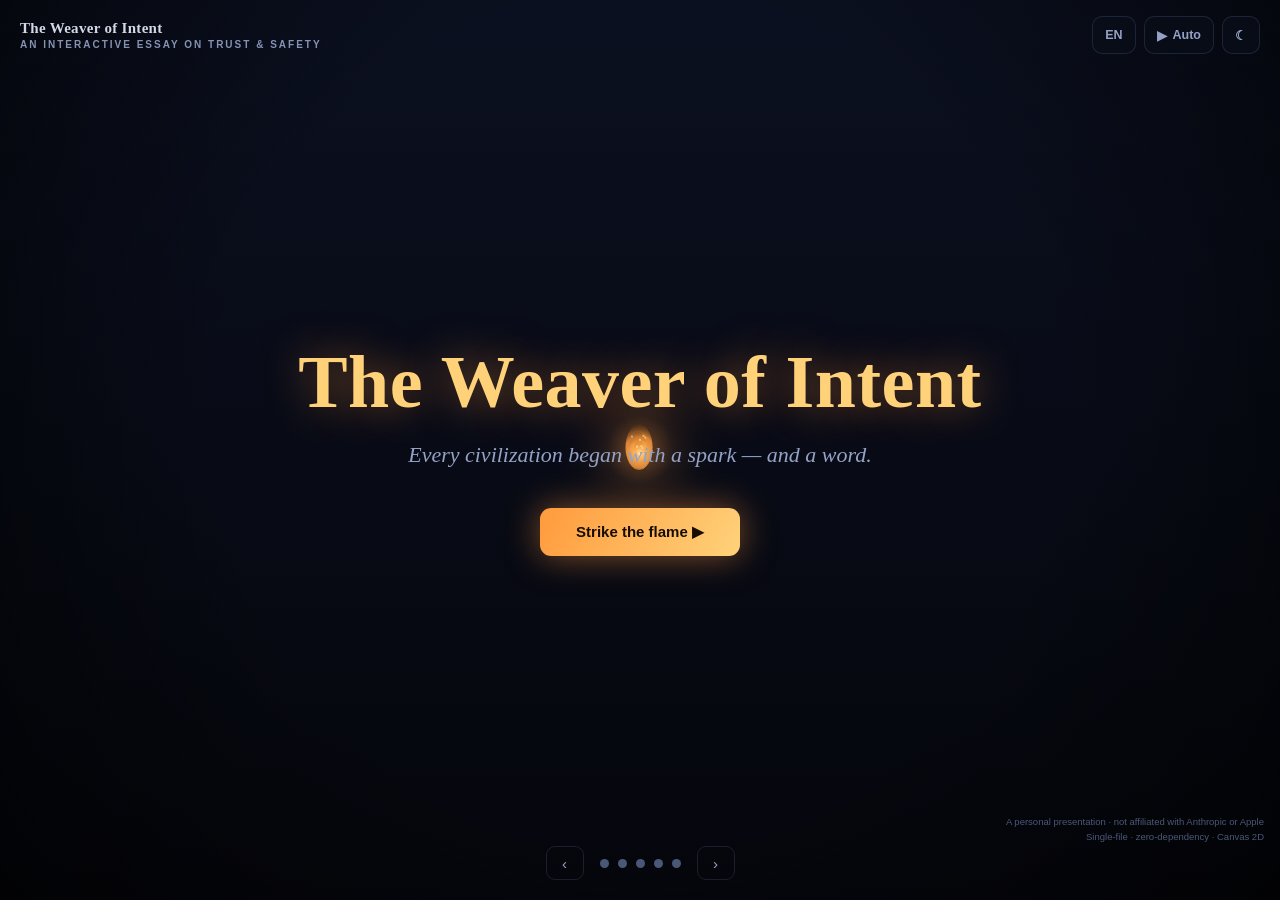
<file: index.html>
<!DOCTYPE html>
<html lang="en">
<head>
<meta charset="UTF-8">
<meta name="viewport" content="width=device-width, initial-scale=1.0">
<title>The Weaver of Intent — An Interactive Essay on Trust &amp; Safety</title>
<style>
  :root{
    --serif: "Iowan Old Style", "Palatino Linotype", Palatino, Georgia, "Times New Roman", serif;
    --sans: -apple-system, BlinkMacSystemFont, "Segoe UI", Roboto, "Noto Sans KR", "Hiragino Sans", sans-serif;
  }
  /* ---- dark (default) ---- */
  :root, :root[data-theme="dark"]{
    --bg0:#05060c; --bg1:#0b1020; --ink:#eaf0ff; --muted:#93a2c6; --faint:#4a5878;
    --line:rgba(150,180,255,.14); --panel:rgba(10,14,26,.72);
    --fire:#ff9a3c; --ember:#ffd27a; --cyan:#5fe0ff; --magenta:#ff5d8f; --war:#ff5252; --gold:#ffce54; --good:#66e6b0;
    --vig:.62;
  }
  :root[data-theme="light"]{
    --bg0:#f3efe6; --bg1:#e6e1d4; --ink:#1b2230; --muted:#57617a; --faint:#9aa2b6;
    --line:rgba(40,60,110,.16); --panel:rgba(255,253,247,.78);
    --fire:#e2611b; --ember:#c98a2a; --cyan:#0f8fc4; --magenta:#c8386c; --war:#c33; --gold:#b98a20; --good:#1f9e73;
    --vig:.22;
  }
  *{margin:0;padding:0;box-sizing:border-box}
  html,body{height:100%;overflow:hidden;background:var(--bg0);color:var(--ink);font-family:var(--sans);-webkit-font-smoothing:antialiased}
  .stage{position:fixed;inset:0}
  #c{position:absolute;inset:0;display:block}
  .vignette{position:absolute;inset:0;pointer-events:none;z-index:2;
    background:radial-gradient(circle at 50% 46%,transparent 52%,rgba(0,0,0,var(--vig)) 100%)}
  :root[data-theme="light"] .vignette{background:radial-gradient(circle at 50% 46%,transparent 58%,rgba(80,70,50,var(--vig)) 100%)}

  /* ---- top bar ---- */
  .top{position:absolute;top:0;left:0;right:0;z-index:8;display:flex;align-items:center;gap:12px;padding:16px 20px;pointer-events:none}
  .brand{font-family:var(--serif);font-weight:600;font-size:15px;letter-spacing:.3px;color:var(--ink);opacity:.9}
  .brand small{display:block;font-family:var(--sans);font-size:10px;letter-spacing:2px;text-transform:uppercase;color:var(--muted);margin-top:2px}
  .ctrls{margin-left:auto;display:flex;gap:8px;pointer-events:auto}
  .btn{font-family:var(--sans);font-weight:600;font-size:12.5px;color:var(--muted);background:var(--panel);
    border:1px solid var(--line);border-radius:10px;height:38px;min-width:38px;padding:0 12px;cursor:pointer;
    backdrop-filter:blur(10px);-webkit-backdrop-filter:blur(10px);transition:.2s;display:inline-flex;align-items:center;justify-content:center;gap:6px}
  .btn:hover{color:var(--ink);border-color:var(--cyan)}
  .btn.on{color:var(--gold);border-color:var(--gold)}

  /* ---- phase title card ---- */
  .titlecard{position:absolute;inset:0;z-index:6;display:flex;flex-direction:column;align-items:center;justify-content:center;
    text-align:center;padding:0 8%;pointer-events:none;opacity:0;transition:opacity .9s ease}
  .titlecard.show{opacity:1}
  .tc-label{font-family:var(--sans);font-size:12px;font-weight:700;letter-spacing:5px;text-transform:uppercase;color:var(--gold);
    margin-bottom:18px;text-shadow:0 0 20px rgba(255,206,84,.4)}
  .tc-head{font-family:var(--serif);font-weight:600;font-size:clamp(24px,3.6vw,44px);line-height:1.28;max-width:900px;
    color:var(--ink);text-shadow:0 4px 40px rgba(0,0,0,.5)}
  :root[data-theme="light"] .tc-head{text-shadow:0 3px 26px rgba(120,110,80,.25)}

  /* ---- caption (bottom) ---- */
  .caption{position:absolute;left:50%;bottom:92px;transform:translateX(-50%);z-index:6;max-width:min(760px,86%);
    text-align:center;pointer-events:none;opacity:0;transition:opacity .5s ease}
  .caption.show{opacity:1}
  .caption .t{display:inline-block;background:var(--panel);border:1px solid var(--line);border-radius:12px;
    padding:12px 22px;font-size:16px;line-height:1.6;color:var(--ink);backdrop-filter:blur(10px);-webkit-backdrop-filter:blur(10px)}

  /* persistent low-key phase headline (always readable) */
  .nowline{position:absolute;left:22px;bottom:84px;z-index:5;max-width:38%;pointer-events:none;opacity:.0;transition:opacity .6s}
  .nowline.show{opacity:1}
  .nowline .l{font-family:var(--sans);font-size:10px;letter-spacing:2.5px;text-transform:uppercase;color:var(--gold);font-weight:700}
  .nowline .h{font-family:var(--serif);font-size:15px;line-height:1.4;color:var(--muted);margin-top:5px}

  /* ---- bottom nav ---- */
  .nav{position:absolute;left:0;right:0;bottom:0;z-index:8;display:flex;align-items:center;justify-content:center;gap:16px;padding:20px}
  .dots{display:flex;gap:9px}
  .dot{width:9px;height:9px;border-radius:50%;background:var(--faint);border:none;cursor:pointer;transition:.25s;padding:0}
  .dot:hover{background:var(--muted)}
  .dot.active{background:var(--gold);box-shadow:0 0 10px var(--gold);transform:scale(1.25)}
  .dot.done{background:var(--cyan)}
  .arrow{background:none;border:1px solid var(--line);color:var(--muted);border-radius:9px;width:38px;height:34px;cursor:pointer;font-size:15px;transition:.2s}
  .arrow:hover{color:var(--ink);border-color:var(--cyan)}
  .progress{position:absolute;left:0;right:0;bottom:0;height:2px;background:transparent;z-index:8}
  .progress i{display:block;height:100%;width:0;background:linear-gradient(90deg,var(--fire),var(--gold),var(--cyan))}

  /* ---- prologue overlay ---- */
  .prologue{position:absolute;inset:0;z-index:9;display:flex;flex-direction:column;align-items:center;justify-content:center;
    text-align:center;padding:0 8%;transition:opacity 1s ease;pointer-events:none}
  .prologue.hidden{opacity:0;pointer-events:none}
  .pro-title{font-family:var(--serif);font-weight:600;font-size:clamp(34px,6vw,74px);line-height:1.05;color:var(--ember);
    letter-spacing:.5px;opacity:0;transform:translateY(14px);transition:opacity 1.6s ease,transform 1.6s ease;
    text-shadow:0 0 40px rgba(255,150,60,.5)}
  .prologue.lit .pro-title{opacity:1;transform:none}
  .pro-tag{font-family:var(--serif);font-style:italic;font-size:clamp(15px,2.2vw,22px);color:var(--muted);margin-top:20px;max-width:640px;
    opacity:0;transition:opacity 1.6s ease .6s}
  .prologue.lit .pro-tag{opacity:1}
  .pro-cta{margin-top:40px;font-family:var(--sans);font-weight:700;font-size:15px;color:#170d02;
    background:linear-gradient(120deg,var(--fire),var(--ember));border:none;border-radius:11px;padding:15px 36px;cursor:pointer;
    box-shadow:0 0 34px rgba(255,150,60,.5);opacity:0;transition:opacity 1.2s ease 1s,transform .2s;pointer-events:auto}
  .prologue.lit .pro-cta{opacity:1}
  .pro-cta:hover{transform:translateY(-2px)}

  /* ---- author note (finale) ---- */
  .finale{position:absolute;inset:0;z-index:7;display:flex;flex-direction:column;align-items:center;justify-content:center;
    text-align:center;padding:0 9%;opacity:0;pointer-events:none;transition:opacity 1.4s ease}
  .finale.show{opacity:1;pointer-events:auto}
  .fn-k{font-family:var(--sans);font-size:11px;font-weight:700;letter-spacing:5px;text-transform:uppercase;color:var(--magenta);margin-bottom:22px}
  .fn-line{font-family:var(--serif);font-weight:600;font-size:clamp(22px,3.2vw,38px);line-height:1.4;max-width:820px;color:var(--ink)}
  .fn-sign{font-family:var(--serif);font-size:18px;color:var(--gold);margin-top:26px}
  .fn-replay{margin-top:34px;font-family:var(--sans);font-weight:600;font-size:13px;color:var(--cyan);background:none;
    border:1px solid var(--line);border-radius:9px;padding:12px 26px;cursor:pointer;transition:.2s}
  .fn-replay:hover{border-color:var(--cyan)}

  .credit{position:absolute;right:16px;bottom:56px;z-index:5;font-size:9.5px;color:var(--faint);text-align:right;pointer-events:none;line-height:1.6}

  @media (max-width:820px){
    .nowline{display:none}
    .caption{bottom:80px}
    .brand small{display:none}
  }
</style>
</head>
<body>
<div class="stage">
  <canvas id="c"></canvas>
  <div class="vignette"></div>

  <div class="top">
    <div class="brand" id="brand">The Weaver of Intent<small id="brandSub">An interactive essay on trust &amp; safety</small></div>
    <div class="ctrls">
      <button class="btn" id="langBtn" title="Language">EN</button>
      <button class="btn" id="autoBtn" title="Autoplay">▶ <span id="autoLbl">Auto</span></button>
      <button class="btn" id="themeBtn" title="Light / Dark">☾</button>
    </div>
  </div>

  <div class="titlecard" id="titleCard">
    <div class="tc-label" id="tcLabel"></div>
    <div class="tc-head" id="tcHead"></div>
  </div>

  <div class="nowline" id="nowLine"><div class="l" id="nowL"></div><div class="h" id="nowH"></div></div>
  <div class="caption" id="cap"><span class="t" id="capT"></span></div>

  <div class="prologue" id="prologue">
    <div class="pro-title" id="proTitle"></div>
    <div class="pro-tag" id="proTag"></div>
    <button class="pro-cta" id="proCta"></button>
  </div>

  <div class="finale" id="finale">
    <div class="fn-k" id="fnK"></div>
    <div class="fn-line" id="fnLine"></div>
    <div class="fn-sign" id="fnSign"></div>
    <button class="fn-replay" id="fnReplay"></button>
  </div>

  <div class="credit">A personal presentation · not affiliated with Anthropic or Apple<br>Single-file · zero-dependency · Canvas 2D</div>

  <div class="progress"><i id="prog"></i></div>
  <div class="nav">
    <button class="arrow" id="prev" title="Previous">‹</button>
    <div class="dots" id="dots"></div>
    <button class="arrow" id="next" title="Next">›</button>
  </div>
</div>

<script>
'use strict';
/* =====================================================================
   THE WEAVER OF INTENT — an interactive essay (Anthropic trust & safety)
   Pure Canvas 2D. No libraries, no assets. Fully self-contained.
   Author's perspective piece — not an official communication.
===================================================================== */

/* ---------------- i18n ---------------- */
const LANGS=['en','ko','ja','mi'];
const LANG_LABEL={en:'EN',ko:'한',ja:'日',mi:'MI'};
let li=0; const LANG=()=>LANGS[li];
const T=o=>(o&&(o[LANG()]!==undefined?o[LANG()]:o.en))||'';

const STR={
  title:{en:'The Weaver of Intent',ko:'의도를 엮는 자',ja:'意図を織る者',mi:'Te Kaiwhatu Whakaaro'},
  sub:{en:'An interactive essay on trust & safety',ko:'신뢰와 안전에 관한 인터랙티브 에세이',ja:'信頼と安全についての対話的エッセイ',mi:'He tuhinga tautohe mō te whakapono me te haumaru'},
  tag:{en:'Every civilization began with a spark — and a word.',
       ko:'모든 문명은 하나의 불꽃 — 그리고 한 마디 말에서 시작되었다.',
       ja:'あらゆる文明は、ひとつの火花 — そして一言の言葉から始まった。',
       mi:'I tīmata ngā iwi katoa i te korakora — me te kupu kotahi.'},
  begin:{en:'Strike the flame ▶',ko:'불을 밝히다 ▶',ja:'炎を灯す ▶',mi:'Whakakāngia te ahi ▶'},
  auto:{en:'Auto',ko:'자동',ja:'自動',mi:'Aunoa'},
  fnK:{en:'A note, in first person',ko:'1인칭으로, 짧은 노트',ja:'一人称の覚書',mi:'He tuhinga, i te reo tuatahi'},
  fnLine:{en:'AI is the most powerful translator we have ever built. My work is to make sure it never loses our trust in translation.',
          ko:'AI는 인류가 만든 가장 강력한 번역기다. 나의 일은, 그 번역 속에서 우리의 신뢰가 사라지지 않도록 지키는 것이다.',
          ja:'AIは人類が築いた最も強力な翻訳者だ。私の仕事は、その翻訳の中で私たちの信頼が失われないようにすることだ。',
          mi:'Ko te AI te kaiwhakamāori kaha rawa kua hangaia e tātou. Ko taku mahi kia kaua e ngaro tō tātou whakapono i te whakamāoritanga.'},
  fnSign:{en:'— Jae W',ko:'— Jae W',ja:'— Jae W',mi:'— Jae W'},
  replay:{en:'⟲ Replay',ko:'⟲ 다시 보기',ja:'⟲ 最初から',mi:'⟲ Tākiri anō'}
};

/* phases 1..5 */
const PH=[
 {key:'connection',
  label:{en:'I · Connection',ko:'I · 연결',ja:'I · つながり',mi:'I · Te Hononga'},
  head:{en:'Connection reaches its final form — the perfect transmission of intent.',
        ko:'연결이 마지막 형태에 이른다 — 의도의 완전한 전달.',
        ja:'つながりは最終形へ——意図の完全な伝達へと至る。',
        mi:'Kua tae te hononga ki tōna āhua whakamutunga — te tuku tika o te whakaaro.'},
  caps:[
   {en:'We waved. We spoke. We wrote. Now intent itself can cross the gap — intact.',
    ko:'몸짓에서 말로, 말에서 문자로. 이제 의도 자체가 간극을 온전히 건넌다.',
    ja:'身振りから、言葉へ、文字へ。いま、意図そのものが隔たりを越える。',
    mi:'I peke ā-ringa tātou. I kōrero. I tuhi. Ināianei ka whiti tika te whakaaro anō.'},
   {en:'A single word has made both war and love. We know its weight.',
    ko:'한 마디 말이 전쟁과 사랑을 모두 만들어 왔다. 우리는 그 무게를 안다.',
    ja:'たった一言が、戦争も愛も生んできた。その重みを、私たちは知っている。',
    mi:'Nā te kupu kotahi i hanga te pakanga me te aroha. E mōhio ana tātou ki tōna taumaha.'}]},

 {key:'pillars',
  label:{en:'II · Trust',ko:'II · 신뢰',ja:'II · 信頼',mi:'II · Te Whakapono'},
  head:{en:'Trust stands on two pillars: integrity of data, and honesty of answer.',
        ko:'신뢰는 두 기둥 위에 선다 — 데이터의 무결성, 그리고 답변의 정직함.',
        ja:'信頼は二つの柱に立つ——データの整合性と、答えの誠実さ。',
        mi:'E tū ana te whakapono ki runga i ngā pou e rua: te pono o ngā raraunga, me te pono o te whakautu.'},
  caps:[
   {en:'Performance is not just a right answer — it is a transparent source.',
    ko:'성능은 정답만이 아니라, 출처의 투명함이다.',
    ja:'性能とは正しい答えだけでなく、出所の透明さである。',
    mi:'Ehara te mahi i te whakautu tika anake — engari ko te pūtake mārama.'},
   {en:'A model must not flatter. It must tell the truth, in context.',
    ko:'모델은 아첨해선 안 된다. 맥락 속에서 진실을 말해야 한다.',
    ja:'モデルは媚びてはならない。文脈の中で、真実を語らねばならない。',
    mi:'Kaua te tauira e whakapati. Me kōrero i te pono, i roto i te horopaki.'}
   ,{en:'Grasp it wrong and trust fractures in an instant — a hand must be there to catch it.',
    ko:'한 번 잘못 쥐면 신뢰는 순식간에 갈라진다 — 붙잡아줄 손이 반드시 있어야 한다.',
    ja:'一度つかみ損ねれば、信頼は一瞬で砕ける——受け止める手が、必ず要る。',
    mi:'Ki te hē te pupuri, ka pakaru te whakapono i te kanohi kotahi — me whai ringa hei hopu.'}]},

 {key:'loop',
  label:{en:'III · The Loop',ko:'III · 순환',ja:'III · ループ',mi:'III · Te Hurihanga'},
  head:{en:'Trust is never finished — it is a loop: evaluate, mitigate, repeat.',
        ko:'신뢰는 완성되지 않는다 — 검증하고, 수정하고, 반복하는 순환이다.',
        ja:'信頼は完成しない——評価し、是正し、繰り返すループである。',
        mi:'Kāore te whakapono e oti — he hurihanga: aromatawai, whakatika, ā, anō.'},
  caps:[
   {en:'Every new capability opens a new risk.',
    ko:'새로운 기능마다 새로운 위험이 열린다.',
    ja:'新しい能力は、新しいリスクを開く。',
    mi:'Ia āheinga hou, ka tuwhera he mōrearea hou.'},
   {en:'A guardian circles the system, catching threats before they land — this is where I want to build.',
    ko:'수호자가 시스템을 돌며 위협이 닿기 전에 붙잡는다 — 내가 짓고 싶은 곳이다.',
    ja:'守護者がシステムを巡り、脅威が届く前に捕らえる——ここを私は築きたい。',
    mi:'He kaitiaki e amio ana i te pūnaha, e hopu ana i ngā whakawero i mua i tō rātou taunga — ko konei ahau e hiahia ana ki te hanga.'}]},

 {key:'scale',
  label:{en:'IV · Governance',ko:'IV · 거버넌스',ja:'IV · ガバナンス',mi:'IV · Te Kāwanatanga'},
  head:{en:'Governance is a scale — held fair, and held cold.',
        ko:'거버넌스는 저울이다 — 공정하게, 그리고 냉정하게.',
        ja:'ガバナンスは天秤——公正に、そして冷徹に。',
        mi:'He pauna te kāwanatanga — kia tika, kia mātao.'},
  caps:[
   {en:'Individual freedom on one side; collective safety on the other.',
    ko:'한쪽엔 개인의 자유, 다른 쪽엔 사회의 안전.',
    ja:'一方に個人の自由、他方に社会の安全。',
    mi:'Ko te herekore o te tangata i tētahi taha; ko te haumaru o te iwi i tērā.'},
   {en:'The essence of this work is the courage to say: no.',
    ko:'이 일의 본질은 ‘아니오’라고 말하는 용기다.',
    ja:'この仕事の本質は、「否」と言う勇気である。',
    mi:'Ko te pūtake o tēnei mahi ko te māia ki te kī: kāo.'}]},

 {key:'bridge',
  label:{en:'V · The Frontline',ko:'V · 최전선',ja:'V · 最前線',mi:'V · Te Rārangi Mua'},
  head:{en:'I have seen trust crack when new technology outruns it.',
        ko:'기술이 신뢰를 앞지를 때, 신뢰가 갈라지는 것을 나는 보았다.',
        ja:'技術が信頼を追い越すとき、信頼が砕けるのを私は見てきた。',
        mi:'Kua kite ahau i te pakaru o te whakapono ina tere rawa te hangarau.'},
  caps:[
   {en:'On the visionOS frontier I watched boundaries strain — and I defended them.',
    ko:'visionOS의 최전선에서 경계가 삐걱대는 것을 보았고 — 나는 그것을 지켰다.',
    ja:'visionOSの最前線で、境界が軋むのを見て——私はそれを守った。',
    mi:'I te rohe o visionOS, i kite ahau i te taumaha o ngā rohe — ā, i tiakina e ahau.'},
   {en:"Now I want to guard that boundary at Anthropic's frontline.",
    ko:'이제 그 경계를 Anthropic의 최전선에서 지키고 싶다.',
    ja:'いま、その境界をAnthropicの最前線で守りたい。',
    mi:'Ināianei, e hiahia ana ahau ki te tiaki i taua rohe i te rārangi mua o Anthropic.'}]}
];

/* in-scene mini labels (kept EN — short technical tokens read cleanly everywhere) */
const TOK={gesture:'GESTURE',language:'LANGUAGE',code:'CODE',claude:'CLAUDE',
  dataInteg:'DATA INTEGRITY',honest:'HONEST ANSWER',trust:'TRUST',
  evalT:'EVALUATION',mitig:'MITIGATION',indiv:'INDIVIDUAL',society:'SOCIETY',decline:'DECLINE',
  cracks:'TRUST FRACTURES',boundary:'BOUNDARY HELD'};

/* ---------------- theme ---------------- */
let theme='dark'; // dark-first for the black-screen → torch opening; light is available via toggle
function applyTheme(){document.documentElement.setAttribute('data-theme',theme);
  document.getElementById('themeBtn').textContent=theme==='dark'?'☾':'☀';}
function css(v){return getComputedStyle(document.documentElement).getPropertyValue(v).trim();}
const CP={};
function refreshColors(){for(const k of['--bg0','--bg1','--ink','--muted','--faint','--fire','--ember','--cyan','--magenta','--war','--gold','--good'])CP[k]=css(k);}
const C=k=>CP['--'+k]||'#888';
function hexA(hex,a){hex=(hex||'#888888').trim();if(hex[0]!=='#'||hex.length<7)return hex;
  const r=parseInt(hex.slice(1,3),16),g=parseInt(hex.slice(3,5),16),b=parseInt(hex.slice(5,7),16);
  return 'rgba('+r+','+g+','+b+','+a+')';}

/* ---------------- canvas ---------------- */
const cv=document.getElementById('c'),ctx=cv.getContext('2d');
let W=0,H=0,DPR=1;
function resize(){DPR=Math.min(devicePixelRatio||1,2);W=innerWidth;H=innerHeight;
  cv.width=W*DPR;cv.height=H*DPR;cv.style.width=W+'px';cv.style.height=H+'px';ctx.setTransform(DPR,0,0,DPR,0,0);}
addEventListener('resize',resize);resize();

let mx=W/2,my=H/2;
addEventListener('pointermove',e=>{mx=e.clientX;my=e.clientY;});
addEventListener('pointerdown',e=>{
  if(cur!==2||trans.active)return;                 // only the Trust phase, not mid-transition
  const rx=W*0.64, baseY=H*0.82, topY=H*0.24;       // right pillar column (the sycophancy target)
  if(Math.abs(e.clientX-rx)<90 && e.clientY>topY && e.clientY<baseY && st.fract<0.05 && st.recover<=0){
    st.fract=0.001;st.caught=false;st.shake=0;      // begin the fracture
  }
});

/* ---------------- helpers ---------------- */
const TAU=Math.PI*2;
function rnd(a,b){return a+Math.random()*(b-a);}
function lerp(a,b,t){return a+(b-a)*t;}
function label(txt,x,y,size,color,align){ctx.font='700 '+size+'px '+css('--sans');ctx.textAlign=align||'center';
  ctx.fillStyle=color;ctx.textBaseline='middle';ctx.fillText(txt,x,y);ctx.textAlign='left';}

/* shared flame — the ONE flame carried through the whole piece */
function drawFlame(x,y,scale){
  scale=scale||1;
  // glow
  const g=ctx.createRadialGradient(x,y,0,x,y,120*scale);
  g.addColorStop(0,hexA(C('fire'),0.45));g.addColorStop(0.4,hexA(C('fire'),0.10));g.addColorStop(1,'rgba(0,0,0,0)');
  ctx.fillStyle=g;ctx.fillRect(x-140*scale,y-140*scale,280*scale,280*scale);
  // flame body (3 layered ellipses)
  for(let i=0;i<3;i++){const s=(3-i)/3;
    const fg=ctx.createRadialGradient(x,y+6*scale,0,x,y,44*s*scale);
    fg.addColorStop(0,i===2?'#fff7e0':hexA(C('ember'),0.9));
    fg.addColorStop(0.5,hexA(C('fire'),0.8*s));fg.addColorStop(1,'rgba(0,0,0,0)');
    ctx.fillStyle=fg;ctx.beginPath();
    const flick=Math.sin(pt*10+i)*3*scale;
    ctx.ellipse(x+flick,y-4*scale,19*s*scale,32*s*scale,0,0,TAU);ctx.fill();}
  // embers
  if(Math.random()<0.5*scale)embers.push({x:x+rnd(-6,6)*scale,y:y,vx:rnd(-.4,.4),vy:rnd(-1.6,-.8)*scale,l:1});
}

/* line-art flame-bearer. Raised arm holds drawFlame. */
function drawHero(s){
  if(!s.visible)return;
  const sc=s.size||1, a=(s.alpha==null?1:s.alpha);
  if(a<=0.01)return;
  const x=s.x,y=s.y,f=s.facing;
  ctx.save();ctx.strokeStyle=C('ink');ctx.lineWidth=3*sc;ctx.lineCap='round';ctx.lineJoin='round';
  ctx.globalAlpha=0.9*a;
  const hipY=y, headY=y-70*sc, shoulderY=y-52*sc;
  // torso
  ctx.beginPath();ctx.moveTo(x,hipY);ctx.lineTo(x,shoulderY);ctx.stroke();
  // head
  ctx.beginPath();ctx.arc(x,headY,9*sc,0,TAU);ctx.stroke();
  // legs (still, grounded stance)
  ctx.beginPath();ctx.moveTo(x,hipY);ctx.lineTo(x-8*sc,hipY+38*sc);ctx.moveTo(x,hipY);ctx.lineTo(x+8*sc,hipY+38*sc);ctx.stroke();
  // raised arm toward flame + lower arm
  const fx=x+f*26*sc, fy=shoulderY-40*sc;
  ctx.beginPath();ctx.moveTo(x,shoulderY+4*sc);ctx.lineTo(fx,fy+8*sc);ctx.stroke();      // raised arm
  ctx.beginPath();ctx.moveTo(x,shoulderY+4*sc);ctx.lineTo(x-f*14*sc,shoulderY+26*sc);ctx.stroke(); // free arm
  ctx.restore();
  // the flame the hero carries
  if(s.flameScale>0)drawFlame(fx,fy,s.flameScale*sc);
}

/* =====================================================================
   PHASE STATE + PER-PHASE EFFECTS
===================================================================== */
let cur=0;             // 0 prologue, 1..5 phases, 6 finale
let pt=0;              // seconds in current phase
let st={};            // per-phase transient state
const done=new Set();
/* recurring character: the flame-bearer (same object all the way through) */
const hero={x:0,y:0,facing:1,flameScale:1,walking:false,visible:false};

function enterPhase(n){
  cur=n;pt=0;st={};
  const isContent=(n>=1&&n<=5);
  // overlays
  document.getElementById('prologue').classList.toggle('hidden',n!==0);
  if(n===0){lightPrologue();}
  document.getElementById('finale').classList.toggle('show',n===6);
  if(n===6){st.reveal=0;hero.visible=true;hero.x=W*0.2;hero.y=H*0.62;hero.facing=1;hero.flameScale=1;}
  document.getElementById('titleCard').classList.remove('show');
  document.getElementById('cap').classList.remove('show');
  document.getElementById('nowLine').classList.remove('show');
  if(isContent){
    const p=PH[n-1];
    document.getElementById('tcLabel').textContent=T(p.label);
    document.getElementById('tcHead').textContent=T(p.head);
    document.getElementById('nowL').textContent=T(p.label);
    document.getElementById('nowH').textContent=T(p.head);
    document.getElementById('titleCard').classList.add('show');
    clearTimeout(st.tcTimer=setTimeout(()=>{document.getElementById('titleCard').classList.remove('show');
      document.getElementById('nowLine').classList.add('show');},4200));
    // captions
    st.caps=p.caps;st.ci=-1;st.ct=0;nextCap();
    // per-phase enter
    (PH_ENTER[p.key]||(()=>{}))();
    for(let k=1;k<n;k++)done.add(k);
  }
  renderDots();updateProgress();
  setBgm(n);
}
function nextCap(){
  st.ci++;const cap=document.getElementById('cap');
  if(!st.caps||st.ci>=st.caps.length){cap.classList.remove('show');st.capsDone=true;onPhaseNarrated();return;}
  document.getElementById('capT').textContent=T(st.caps[st.ci]);cap.classList.add('show');st.ct=0;
}
function onPhaseNarrated(){
  if(auto&&cur>=1&&cur<5)st.adv=setTimeout(()=>goTo(cur+1),1500);
  else if(auto&&cur===5)st.adv=setTimeout(()=>goTo(6),1800);
}

/* ---- Phase I: evolution of connection ---- */
const PH_ENTER={};
PH_ENTER.connection=()=>{st.nodes=[];for(let i=0;i<7;i++)st.nodes.push({a:rnd(0,TAU),r:rnd(30,90),ph:rnd(0,TAU)});st.lit=0;};
function drawConnection(dt){
  const cx=W/2,cy=H*0.52, base=H*0.66;
  // crossing waves — war (red) & love (magenta)
  for(const [colr,off,amp,speed] of [[C('war'),0,26,0.6],[C('magenta'),Math.PI,20,-0.5]]){
    ctx.beginPath();ctx.lineWidth=2;ctx.strokeStyle=hexA(colr,0.16);
    for(let x=0;x<=W;x+=8){const y=base+Math.sin(x*0.012+pt*speed+off)*amp*Math.sin(pt*0.3+off);
      x===0?ctx.moveTo(x,y):ctx.lineTo(x,y);}
    ctx.stroke();
  }
  // morphing signal line: gesture -> language -> code -> neural net
  const p=Math.max(0,Math.min(1,(pt-4)/5));   // net ignites only as the hero nears CLAUDE
  const x0=W*0.12,x1=W*0.88,span=x1-x0;
  ctx.lineWidth=2.4;ctx.strokeStyle=hexA(C('ink'),0.85);ctx.beginPath();
  const N=120;
  for(let i=0;i<=N;i++){
    const t=i/N, x=x0+span*t;
    const wig=Math.sin(t*18+pt*2)*18*(1-t);                 // gesture wiggle (left)
    const zig=(((t*24)%2<1)?1:-1)*10*Math.min(1,Math.max(0,(t-0.25))*3)*(1-Math.max(0,(t-0.7))*3); // code zigzag (mid)
    const flat=6*Math.sin(t*40+pt*3)*Math.max(0,(t-0.6))*2; // settling (right)
    const y=cy+wig*(1-p*0.2)+zig+flat;
    i===0?ctx.moveTo(x,y):ctx.lineTo(x,y);
  }
  ctx.stroke();
  // traveling pulse
  const pulseT=(pt*0.16)%1, px=x0+span*pulseT;
  ctx.beginPath();ctx.arc(px,cy,5+Math.sin(pt*8)*1.5,0,TAU);ctx.fillStyle=C('cyan');
  ctx.shadowColor=C('cyan');ctx.shadowBlur=18;ctx.fill();ctx.shadowBlur=0;
  // tokens light in sequence over time (the flame-bearer watches from its fixed spot)
  const tokX=[x0+span*0.06,x0+span*0.4,x0+span*0.62];
  st.lit=Math.min(3,Math.floor(pt/1.8));
  // neural net at the right — lights up as p grows
  const nnx=x1-20,nny=cy;
  st.nodes.forEach((n,i)=>{
    const rr=n.r*Math.min(1,p*1.3);
    const nx=nnx+Math.cos(n.a+pt*0.2)*rr, ny=nny+Math.sin(n.a+pt*0.2)*rr*0.6;
    ctx.strokeStyle=hexA(C('cyan'),0.25*p);ctx.lineWidth=1;
    ctx.beginPath();ctx.moveTo(nnx,nny);ctx.lineTo(nx,ny);ctx.stroke();
    ctx.beginPath();ctx.arc(nx,ny,2.5+Math.sin(pt*3+n.ph),0,TAU);ctx.fillStyle=hexA(C('cyan'),0.5+0.5*p);ctx.fill();
  });
  ctx.beginPath();ctx.arc(nnx,nny,7+Math.sin(pt*4)*2*p,0,TAU);ctx.fillStyle=C('ember');
  ctx.shadowColor=C('ember');ctx.shadowBlur=24*p;ctx.fill();ctx.shadowBlur=0;
  // tokens
  const c=hexA(C('muted'),0.9);
  label(TOK.gesture,tokX[0],cy+70,11,st.lit>=1?C('ember'):c,'center');
  label(TOK.language,tokX[1],cy+70,11,st.lit>=2?C('ember'):c,'center');
  label(TOK.code,tokX[2],cy+70,11,st.lit>=3?C('ember'):c,'center');
  label(TOK.claude,nnx,nny+96,12,C('ember'),'center');
}

/* ---- Phase II: two pillars ---- */
PH_ENTER.pillars=()=>{st.shards=[];st.shatter=[];st.fract=0;st.caught=false;st.recover=0;st.auto=6;st.shake=0;};
function drawPillars(dt){
  const shk=st.shake||0; ctx.save(); if(shk>0&&!REDUCE)ctx.translate(rnd(-shk,shk),rnd(-shk,shk));
  const grow=Math.min(1,pt/1.8);
  const baseY=H*0.82, topY=H*0.24, ph=(baseY-topY)*grow;
  const lx=W*0.36, rx=W*0.64, pw=70;
  // left pillar — data integrity (stacked shards)
  ctx.save();
  for(let y=baseY; y>baseY-ph; y-=13){
    const wob=Math.sin(y*0.05+pt)*2;
    ctx.fillStyle=hexA(C('cyan'), 0.16+0.12*Math.sin(y*0.3+pt*2));
    ctx.fillRect(lx-pw/2+wob,y-11,pw,10);
    ctx.strokeStyle=hexA(C('cyan'),0.5);ctx.lineWidth=1;ctx.strokeRect(lx-pw/2+wob,y-11,pw,10);
  }
  // verify shimmer
  const vy=baseY-ph*((pt*0.25)%1);
  ctx.strokeStyle=hexA(C('good'),0.8);ctx.lineWidth=2;ctx.beginPath();ctx.moveTo(lx-pw/2,vy);ctx.lineTo(lx+pw/2,vy);ctx.stroke();
  ctx.restore();
  // right pillar — honest answer (clean beam) + sycophancy noise repelled
  const grd=ctx.createLinearGradient(rx,baseY,rx,baseY-ph);
  grd.addColorStop(0,hexA(C('ember'),0.05));grd.addColorStop(1,hexA(C('ember'),0.5));
  ctx.fillStyle=grd;ctx.fillRect(rx-pw/2,baseY-ph,pw,ph);
  ctx.strokeStyle=hexA(C('gold'),0.7);ctx.lineWidth=2;ctx.strokeRect(rx-pw/2,baseY-ph,pw,ph);
  // --- interactive near-miss: viewer can grab the sycophancy strand and fracture trust ---
  st.auto-=dt;
  if(st.auto<=0 && st.fract===0 && !st.caught){ // if viewer never interacts, one gentle scripted flicker teaches the beat
    st.fract=0.001;st.auto=999;st.scripted=true;}
  if(st.fract>0 && !st.caught){
    // fracture escalates
    st.fract=Math.min(1,st.fract+dt*(st.scripted?0.5:0.9));
    st.shake=st.fract*(st.scripted?4:12);
    // hairline crack racing up the right pillar
    ctx.strokeStyle=hexA(C('war'),0.5+0.5*st.fract);ctx.lineWidth=1.5+st.fract*2;
    ctx.beginPath();let cxk=rx,cyk=baseY;ctx.moveTo(cxk,cyk);
    for(let k=0;k<8;k++){cxk+=rnd(-8,8);cyk-=ph/8*st.fract;ctx.lineTo(cxk,cyk);}ctx.stroke();
    // alarm flush
    ctx.fillStyle=hexA(C('war'),0.12*st.fract);ctx.fillRect(0,0,W,H);
    // falling shards as it nears collapse
    if(st.fract>0.4&&Math.random()<st.fract)st.shatter.push({x:rx+rnd(-pw/2,pw/2),y:rnd(topY,baseY),vx:rnd(-1,1),vy:rnd(-1,3),l:1});
    // caught at the brink — the seam is re-forged
    if(st.fract>=0.82){st.caught=true;st.recover=1;}
  }
  if(st.caught&&st.recover>0){ // re-forge the seam, color returns
    st.recover-=dt*0.6;st.shake=st.recover*3;
    ctx.strokeStyle=hexA(C('good'),st.recover);ctx.lineWidth=3;
    ctx.beginPath();ctx.moveTo(rx-pw/2,baseY-ph*(1-st.recover));ctx.lineTo(rx+pw/2,baseY-ph*(1-st.recover));ctx.stroke();
    if(st.recover<=0){st.fract=0;st.caught=false;st.scripted=false;st.auto=999;} // fully recovered, resettable
  }
  for(const s of st.shatter){s.x+=s.vx;s.y+=s.vy;s.l-=dt*1.2;ctx.fillStyle=hexA(C('magenta'),Math.max(0,s.l));ctx.fillRect(s.x,s.y,3,3);}
  st.shatter=st.shatter.filter(s=>s.l>0);
  // TRUST lintel when grown
  if(grow>0.98){const ly=topY-6;ctx.strokeStyle=hexA(C('gold'),0.7);ctx.lineWidth=3;
    ctx.beginPath();ctx.moveTo(lx,ly);ctx.lineTo(rx,ly);ctx.stroke();
    label(TOK.trust,(lx+rx)/2,ly-16,14,C('gold'),'center');}
  // hover highlight
  const onL=Math.abs(mx-lx)<70, onR=Math.abs(mx-rx)<70;
  label(TOK.dataInteg,lx,baseY+26,12,onL?C('cyan'):hexA(C('muted'),0.85),'center');
  label(TOK.honest,rx,baseY+26,12,onR?C('gold'):hexA(C('muted'),0.85),'center');
  ctx.restore();
}

/* ---- Phase III: the safety loop ---- */
PH_ENTER.loop=()=>{st.threats=[];st.spawn=0;st.caught=0;st.grow=0;};
function drawLoop(dt){
  const cx=W/2,cy=H*0.5;
  st.grow=Math.min(1,st.caught/12);                 // matures over ~12 catches
  const R=Math.min(W,H)*(0.12+0.12*st.grow);         // small -> large
  const bright=0.4+0.4*st.grow;
  // rotating ring (dashed)
  ctx.save();ctx.translate(cx,cy);ctx.rotate(pt*0.5);
  ctx.strokeStyle=hexA(C('cyan'),bright);ctx.lineWidth=3+st.grow*2;ctx.setLineDash([10,12]);
  ctx.beginPath();ctx.arc(0,0,R,0,TAU);ctx.stroke();ctx.setLineDash([]);
  ctx.restore();
  // inner pulse
  ctx.beginPath();ctx.arc(cx,cy,R*0.5+Math.sin(pt*2)*6,0,TAU);ctx.strokeStyle=hexA(C('good'),0.25);ctx.lineWidth=2;ctx.stroke();
  // a small guardian light travels the ring (the flame-bearer watches from its fixed spot)
  const ga=pt*1.1, gx=cx+Math.cos(ga)*R, gy=cy+Math.sin(ga)*R;
  ctx.beginPath();ctx.arc(gx,gy,6,0,TAU);ctx.fillStyle=C('gold');ctx.shadowColor=C('gold');ctx.shadowBlur=16;ctx.fill();ctx.shadowBlur=0;
  // labels on ring
  label(TOK.evalT,cx+Math.cos(-0.6)*(R+26),cy+Math.sin(-0.6)*(R+26),12,C('cyan'),'center');
  label(TOK.mitig,cx+Math.cos(Math.PI+0.6)*(R+26),cy+Math.sin(Math.PI+0.6)*(R+26),12,C('good'),'center');
  // spawn threats
  st.spawn-=dt;if(st.spawn<=0){st.spawn=rnd(0.4,0.9);
    const a=rnd(0,TAU),d=Math.max(W,H)*0.6;st.threats.push({x:cx+Math.cos(a)*d,y:cy+Math.sin(a)*d,st:'in',t:0,a});}
  for(const th of st.threats){
    if(th.st==='in'){const dx=cx-th.x,dy=cy-th.y,dist=Math.hypot(dx,dy);
      th.x+=dx/dist*160*dt;th.y+=dy/dist*160*dt;
      // caught at the ring
      if(dist<R+6){th.st='caught';th.t=0;th.ca=Math.atan2(th.y-cy,th.x-cx);st.caught++;}
      // red incoming triangle
      ctx.save();ctx.translate(th.x,th.y);ctx.rotate(th.a+pt);
      ctx.fillStyle=C('war');ctx.beginPath();ctx.moveTo(0,-6);ctx.lineTo(5,5);ctx.lineTo(-5,5);ctx.closePath();ctx.fill();ctx.restore();
    } else { // purified: ride the ring, turn cyan, fade
      th.t+=dt;th.ca+=dt*1.5;const rr=R*(1-th.t*0.4);
      const x=cx+Math.cos(th.ca)*rr,y=cy+Math.sin(th.ca)*rr;
      ctx.beginPath();ctx.arc(x,y,3,0,TAU);ctx.fillStyle=hexA(C('cyan'),Math.max(0,1-th.t));ctx.fill();
    }
  }
  st.threats=st.threats.filter(th=>th.st==='in'||th.t<1);
  // subtle counter
  label('THREATS MITIGATED  '+st.caught+'    ·    LOOP MATURITY '+Math.round(st.grow*100)+'%', cx, cy+R+64, 11, hexA(C('muted'),0.8),'center');
}

/* ---- Phase IV: the scale of governance ---- */
PH_ENTER.scale=()=>{st.angle=0;st.vel=0;st.target=0;st.motes=[];st.mspawn=0;st.decline=0;st.streams=[];
  for(let i=0;i<26;i++)st.streams.push({x:rnd(0,W),y:rnd(0,H),s:rnd(20,60)});};
function drawScale(dt){
  const cx=W/2,cy=H*0.42,beam=Math.min(W,H)*0.26;
  // calm data streams (bg)
  ctx.strokeStyle=hexA(C('cyan'),0.08);ctx.lineWidth=1;
  for(const s of st.streams){s.y+=s.s*dt;if(s.y>H)s.y=0;ctx.beginPath();ctx.moveTo(s.x,s.y);ctx.lineTo(s.x,s.y+14);ctx.stroke();}
  // physics: seek balance with damping; motes add torque
  st.vel += (-st.angle*3 + st.target)*dt; st.vel*=0.92; st.angle+=st.vel*dt;
  st.angle=Math.max(-0.32,Math.min(0.32,st.angle));st.target*=0.9;
  // spawn motes
  st.mspawn-=dt;if(st.mspawn<=0){st.mspawn=rnd(0.7,1.3);
    const side=Math.random()<0.5?-1:1, risky=Math.random()<0.32;
    st.motes.push({side,x:cx+side*beam,y:cy-140,risky,l:1,landed:false});}
  const lY=cy+Math.sin(st.angle)*beam, rY=cy-Math.sin(st.angle)*beam;
  for(const m of st.motes){
    if(!m.landed){m.y+=180*dt; const panY=(m.side<0?lY:rY)+120;
      if(m.y>=panY){m.landed=true;
        if(m.risky){st.decline=1;st.target += -m.side*1.4; m.l=0;} // courage to say no: reject, tip to safety(right)
        else {st.target += m.side*0.5;}
      }}
    else m.l-=dt*0.5;
    ctx.beginPath();ctx.arc(m.x,m.y,4,0,TAU);ctx.fillStyle=m.risky?hexA(C('war'),Math.max(0,m.l)):hexA(C('cyan'),Math.max(0,m.l));ctx.fill();
  }
  st.motes=st.motes.filter(m=>m.l>0&&m.y<H);
  // beam + pans
  ctx.save();ctx.translate(cx,cy);ctx.rotate(st.angle);
  ctx.strokeStyle=C('ink');ctx.lineWidth=3;ctx.beginPath();ctx.moveTo(-beam,0);ctx.lineTo(beam,0);ctx.stroke();
  for(const sgn of [-1,1]){ctx.strokeStyle=hexA(C('muted'),0.7);ctx.lineWidth=1.5;
    ctx.beginPath();ctx.moveTo(sgn*beam,0);ctx.lineTo(sgn*beam-18,120);ctx.moveTo(sgn*beam,0);ctx.lineTo(sgn*beam+18,120);ctx.stroke();
    ctx.beginPath();ctx.arc(sgn*beam,120,22,0,Math.PI);ctx.strokeStyle=hexA(C('ink'),0.8);ctx.stroke();}
  ctx.restore();
  // fulcrum
  ctx.fillStyle=C('gold');ctx.beginPath();ctx.moveTo(cx,cy-6);ctx.lineTo(cx+16,cy+70);ctx.lineTo(cx-16,cy+70);ctx.closePath();ctx.fill();
  // decline flash
  if(st.decline>0){st.decline-=dt*1.5;label(TOK.decline,cx,cy-120,20,hexA(C('war'),st.decline),'center');}
  label(TOK.indiv,cx-beam,cy+170,12,hexA(C('muted'),0.9),'center');
  label(TOK.society,cx+beam,cy+170,12,hexA(C('muted'),0.9),'center');
}

/* ---- Phase V: the boundary (visionOS bridge) ---- */
PH_ENTER.bridge=()=>{st.frag=[];for(let i=0;i<40;i++)st.frag.push({a:rnd(0,TAU),r:rnd(180,420),tr:rnd(120,180)});};
function drawBridge(dt){
  const cx=W/2,cy=H*0.5,p=Math.min(1,pt/9);
  // HUD frame
  ctx.strokeStyle=hexA(C('cyan'),0.4);ctx.lineWidth=1.5;
  const m=40,cl=26;
  for(const [sx,sy,dx,dy] of [[m,m,1,1],[W-m,m,-1,1],[m,H-m,1,-1],[W-m,H-m,-1,-1]]){
    ctx.beginPath();ctx.moveTo(sx,sy+dy*cl);ctx.lineTo(sx,sy);ctx.lineTo(sx+dx*cl,sy);ctx.stroke();}
  // faint grid
  ctx.strokeStyle=hexA(C('cyan'),0.05);
  for(let x=0;x<W;x+=54){ctx.beginPath();ctx.moveTo(x,0);ctx.lineTo(x,H);ctx.stroke();}
  // LEFT: cracks that heal as p grows
  ctx.strokeStyle=hexA(C('war'),0.5*(1-p));ctx.lineWidth=2;
  for(let i=0;i<8;i++){const y=lerp(H*0.2,H*0.8,i/7);
    ctx.beginPath();ctx.moveTo(cx*0.12,y);
    let x=cx*0.12;for(let k=0;k<6;k++){x+=cx*0.7/6*(1-p);const yy=y+Math.sin(i*2+k)*14*(1-p);ctx.lineTo(x,yy);}ctx.stroke();}
  label(TOK.cracks,cx*0.5,H*0.14,12,hexA(C('war'),0.7*(1-p)+0.2),'center');
  // RIGHT: fragments assemble into a boundary shield arc
  const bx=cx*1.15;
  st.frag.forEach((f,i)=>{
    const settled=Math.max(0,(p-0.15))/0.85;
    const tr=lerp(f.tr, Math.min(H,W)*0.19, settled);
    const ang=lerp(f.a, -Math.PI/2 + (i/st.frag.length-0.5)*Math.PI*1.1, settled);
    const x=bx+Math.cos(ang)*lerp(f.r,tr,settled), y=cy+Math.sin(ang)*lerp(f.r,tr,settled);
    ctx.fillStyle=hexA(C('cyan'),0.5+0.5*settled);ctx.fillRect(x-1.5,y-1.5,3,3);
  });
  // solid boundary arc emerges
  ctx.strokeStyle=hexA(C('good'),0.3+0.6*p);ctx.lineWidth=3+p*2;
  ctx.beginPath();ctx.arc(bx,cy,Math.min(H,W)*0.19,-Math.PI*0.95,Math.PI*0.0);ctx.stroke();
  if(p>0.6)label(TOK.boundary,bx,cy+Math.min(H,W)*0.19+30,13,C('good'),'center');
}

/* dispatch */
const DRAW={connection:drawConnection,pillars:drawPillars,loop:drawLoop,scale:drawScale,bridge:drawBridge};

/* prologue torch + finale ambience (canvas) */
let embers=[];
let gt=0,heroAlpha=0;   // global clock (continuous breathing) + fade-in of the flame-bearer
/* prologue ignition: spark -> candle -> a large, steady flame (no figure yet) */
function drawIgnition(dt){
  const cx=W/2, cy=H*0.5, t=pt;
  const spark=Math.min(1,t/1.2);
  const candle=Math.max(0,Math.min(1,(t-1.2)/1.8));
  const grow=Math.max(0,Math.min(1,(t-3.0)/2.2));
  const flameScale=0.3+spark*0.5+candle*0.8+grow*0.7; // grows to ~2.3 — a big candle flame
  drawFlame(cx,cy,flameScale);
}
function drawFinale(dt){ // calm rising embers; the flame-bearer stands in its usual place (drawn globally)
  if(Math.random()<0.25)embers.push({x:rnd(0,W),y:H+4,vx:0,vy:rnd(-0.5,-0.2),l:1});
}

/* =====================================================================
   RENDER LOOP
===================================================================== */
let last=performance.now();
function frame(now){
  requestAnimationFrame(frame);
  const dt=Math.min(0.05,(now-last)/1000);last=now;
  pt+=dt;gt+=dt;
  tickTransition(dt);
  // background wash
  const bg=ctx.createLinearGradient(0,0,0,H);bg.addColorStop(0,C('bg1'));bg.addColorStop(1,C('bg0'));
  ctx.fillStyle=bg;ctx.fillRect(0,0,W,H);
  if(cur===0)drawIgnition(dt);
  else if(cur===6)drawFinale(dt);
  else{const key=PH[cur-1].key;(DRAW[key]||(()=>{}))(dt);
    // caption timing
    if(st.caps&&!st.capsDone){st.ct+=dt;if(st.ct>=5.0)nextCap();}
    updateProgress();
  }
  // the flame-bearer: fixed spot, fades in from Phase I, breathes ~20% for depth
  heroAlpha = cur>=1 ? Math.min(1,heroAlpha+dt/1.2) : 0;
  if(cur>=1&&cur<=6){
    hero.visible=true;hero.alpha=heroAlpha;hero.facing=-1;hero.flameScale=0.8;
    hero.x=W*0.82;hero.y=H*0.72;hero.size=1+0.1*Math.sin(gt*0.7);
    drawHero(hero);
  }
  // global ember pass — the carried flame sheds sparks; drained & bounded every frame
  for(const e of embers){e.x+=e.vx;e.y+=e.vy;e.l-=dt*0.5;
    ctx.fillStyle=hexA(C('ember'),Math.max(0,e.l));ctx.fillRect(e.x,e.y,2,2);}
  embers=embers.filter(e=>e.l>0&&e.y>-10);
  drawWipe();
}

/* =====================================================================
   ORCHESTRATION + UI
===================================================================== */
let auto=false;
const REDUCE=matchMedia('(prefers-reduced-motion:reduce)').matches;
const trans={active:false,t:0,dur:1.1,phase:'walk',to:1};
function startTransition(to){
  if(REDUCE){enterPhase(to);return;}          // reduced-motion: hard cut
  trans.active=true;trans.t=0;trans.to=to;trans._entered=false;
}
function tickTransition(dt){
  if(!trans.active)return;
  trans.t+=dt;
  if(trans.t>=0.30&&!trans._entered){trans._entered=true;enterPhase(trans.to);}  // swap phase under the flash
  if(trans.t>=0.60){trans.active=false;trans._entered=false;}
}
function drawWipe(){
  if(!trans.active)return;
  const a=1-Math.abs(trans.t/0.30-1);          // 0->1->0 across a ~0.6s ember light-wipe
  ctx.fillStyle=hexA(C('ember'),Math.max(0,Math.min(1,a)));ctx.fillRect(0,0,W,H);
}
function goTo(n){if(n<0||n>6)return;clearTimeout(st.adv);clearTimeout(st.tcTimer);
  const forwardContent=(n>=1&&n<=5)&&(n>cur)&&(cur>=0&&cur<=5)&&!REDUCE;
  if(forwardContent){startTransition(n);} else {trans.active=false;enterPhase(n);}}
function renderDots(){const el=document.getElementById('dots');el.innerHTML='';
  for(let i=1;i<=5;i++){const b=document.createElement('button');
    b.className='dot'+(i===cur?' active':'')+(i<cur||done.has(i)?' done':'');b.title='Phase '+i;
    b.onclick=()=>goTo(i);el.appendChild(b);}}
function updateProgress(){const el=document.getElementById('prog');
  let f=0; if(cur===0)f=0; else if(cur===6)f=1; else{const capN=(st.caps?st.caps.length:1);
    const inner=st.capsDone?1:((st.ci+(st.ct/5))/capN); f=((cur-1)+Math.max(0,Math.min(1,inner)))/5;}
  el.style.width=(f*100)+'%';}

function lightPrologue(){renderPrologueText();const pr=document.getElementById('prologue');
  pr.classList.remove('lit');requestAnimationFrame(()=>pr.classList.add('lit'));embers=[];}
function renderPrologueText(){
  document.getElementById('proTitle').textContent=T(STR.title);
  document.getElementById('proTag').textContent=T(STR.tag);
  document.getElementById('proCta').textContent=T(STR.begin);
}
function renderFinaleText(){
  document.getElementById('fnK').textContent=T(STR.fnK);
  document.getElementById('fnLine').textContent=T(STR.fnLine);
  document.getElementById('fnSign').textContent=T(STR.fnSign);
  document.getElementById('fnReplay').textContent=T(STR.replay);
}
function renderChrome(){
  document.getElementById('brand').childNodes[0].nodeValue=T(STR.title);
  document.getElementById('brandSub').textContent=T(STR.sub);
  document.getElementById('langBtn').textContent=LANG_LABEL[LANG()];
  document.getElementById('autoLbl').textContent=T(STR.auto);
  if(cur>=1&&cur<=5){const p=PH[cur-1];
    document.getElementById('tcLabel').textContent=T(p.label);
    document.getElementById('tcHead').textContent=T(p.head);
    document.getElementById('nowL').textContent=T(p.label);
    document.getElementById('nowH').textContent=T(p.head);
    if(st.caps&&st.ci>=0&&st.ci<st.caps.length)document.getElementById('capT').textContent=T(st.caps[st.ci]);}
}
function relangAll(){renderChrome();renderPrologueText();renderFinaleText();}

/* audio: none bundled (kept silent & dependency-free). Hook left for future. */
function setBgm(){}

/* controls */
document.getElementById('proCta').onclick=()=>goTo(1);
document.getElementById('fnReplay').onclick=()=>{auto=false;document.getElementById('autoBtn').classList.remove('on');done.clear();
  trans.active=false;embers=[];hero.visible=false;hero.flameScale=1;hero.x=0;goTo(0);};
document.getElementById('prev').onclick=()=>goTo(Math.max(0,cur-1));
document.getElementById('next').onclick=()=>goTo(Math.min(6,cur+1));
document.getElementById('themeBtn').onclick=()=>{theme=(theme==='dark')?'light':'dark';applyTheme();refreshColors();};
document.getElementById('langBtn').onclick=()=>{li=(li+1)%LANGS.length;
  document.documentElement.lang=LANG();relangAll();};
document.getElementById('autoBtn').onclick=()=>{auto=!auto;
  document.getElementById('autoBtn').classList.toggle('on',auto);
  if(auto){ if(cur===0)goTo(1); else if(cur>=1&&cur<=5&&st.capsDone)st.adv=setTimeout(()=>goTo(cur+1),500); }
  else clearTimeout(st.adv);};
addEventListener('keydown',e=>{if(e.key==='ArrowRight')goTo(Math.min(6,cur+1));
  else if(e.key==='ArrowLeft')goTo(Math.max(0,cur-1));});

/* boot */
applyTheme();refreshColors();relangAll();
enterPhase(0);
requestAnimationFrame(frame);
</script>
</body>
</html>
</file>
